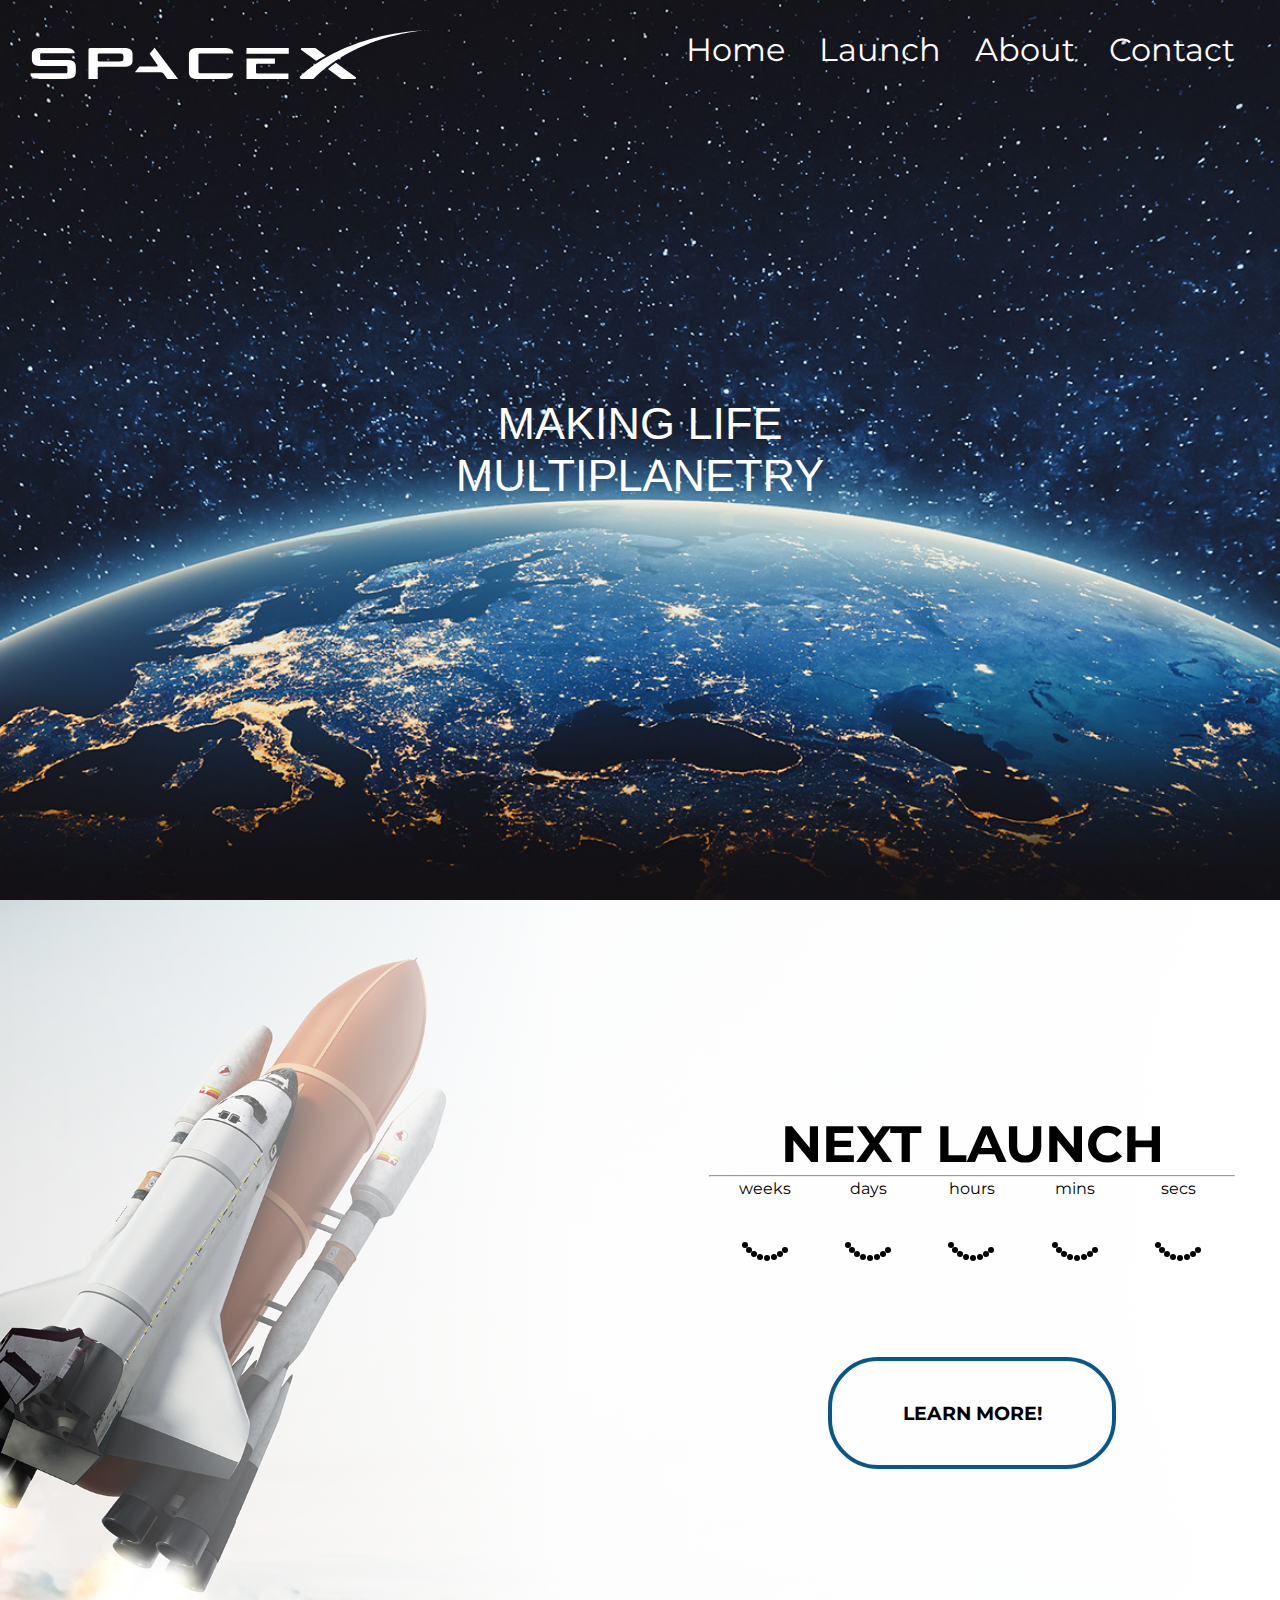
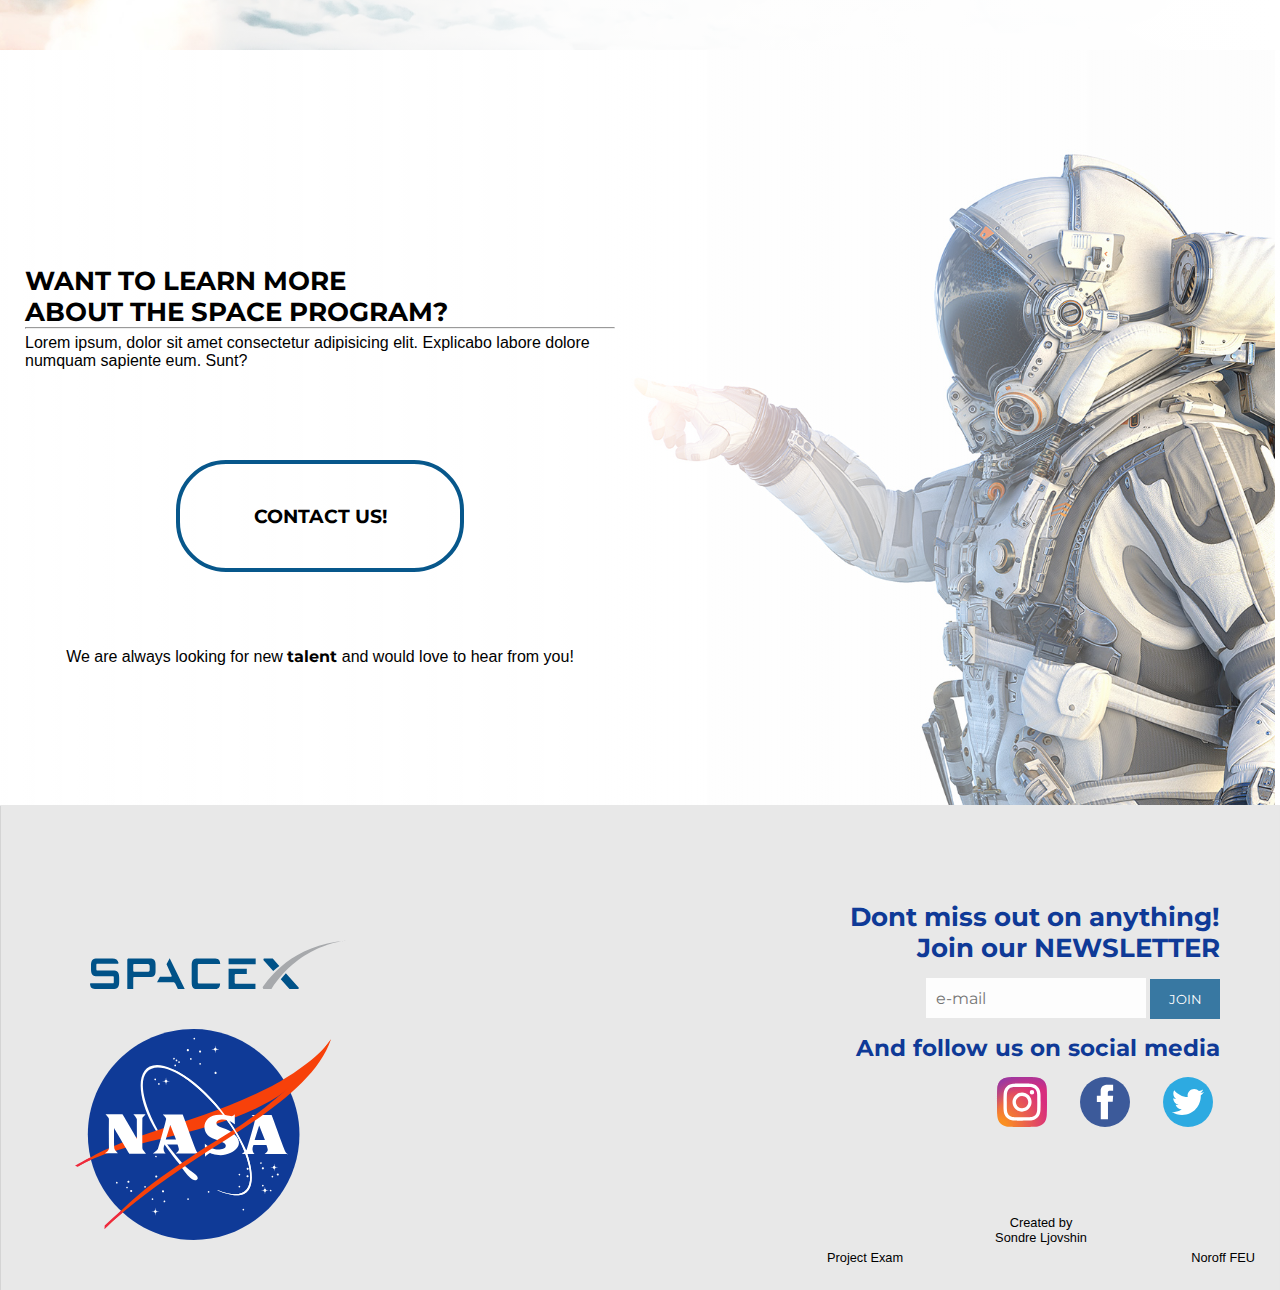
<file: index.html>
<!DOCTYPE html>
<html lang="en">
<head>
    <meta charset="UTF-8">
    <meta name="viewport" content="width=device-width, initial-scale=1.0">
    <meta http-equiv="X-UA-Compatible" content="ie=edge">
    <meta name="description" content="This is a microsite for SpaceX to rais awarness of the spaceprogram and bring in attention to the companys effort.">
    <meta name="keywords" content="SpaceX, space, space travel, rocket launch, spacex launch, elon musk, mars, nasa, falcon 9, spacex news">
    <link rel="shortcut icon" href="/favicon.ico" type="image/x-icon">
    <link rel="icon" href="/favicon.ico" type="image/x-icon">
    <link rel="stylesheet" href="CSS/home.css">
    <title>SpaceX - Home</title>
</head>
<body>
    <main>
        <section id="landing">
            <img id="landing_logo" src="IMAGES/logos/spacexWhite.svg" alt="spaceX landing logo">
            <!-- #region tablet and desktop nav menu-->

            <!-- #endregion -->
            <div id="qoute">
                <p>MAKING LIFE</p>
                <p>MULTIPLANETRY</p>
            </div>
            <!-- #region smartphone nav menu-->
            <nav id="s_landing_nav">
                <li><a href="#">Home</a></li>
                <li><a href="./HTML/launch.html">Launch</a></li>
                <li><a href="./HTML/about.html">About</a></li>
                <li><a href="./HTML/contact.html">Contact</a></li>
            </nav>
            <!-- #endregion -->
            <!-- #region smartphone after scroll nav menu-->
            <div id="mobile_menu">
                <img id="menu_logo" src="IMAGES/logos/spacex.svg" alt="spaceX logo">
                <img id="menuburger" src="IMAGES/header/oMenu.svg">
                <nav id="header_nav">
                    <li><a href="#"><u>Home</u></a></li>
                    <li><a href="./HTML/launch.html">Launch</a></li>
                    <li><a href="./HTML/about.html">About</a></li>
                    <li><a href="./HTML/contact.html">Contact</a></li>
                </nav>
            </div>
            <!-- #endregion -->
        </section>
        <section id="launch">
            <div id="launch_content">
                <div class="centered_title">
                    <h1>NEXT LAUNCH</h1>
                    <hr>
                </div>
                <div id="countdown">
                    <table>
                        <tr>
                            <td>weeks</td>
                            <td>days</td>
                            <td>hours</td>
                            <td>mins</td>
                            <td>secs</td>
                        </tr>
                        <tr class="nums">
                            <th id="weeks"><div class="lds-roller"><div></div><div></div><div></div><div></div><div></div><div></div><div></div><div></div></div></th>
                            <th id="days"><div class="lds-roller"><div></div><div></div><div></div><div></div><div></div><div></div><div></div><div></div></div></th></th>
                            <th id="hours"><div class="lds-roller"><div></div><div></div><div></div><div></div><div></div><div></div><div></div><div></div></div></th></th>
                            <th id="minutes"><div class="lds-roller"><div></div><div></div><div></div><div></div><div></div><div></div><div></div><div></div></div></th></th>
                            <th id="seconds"><div class="lds-roller"><div></div><div></div><div></div><div></div><div></div><div></div><div></div><div></div></div></th></th>
                        </tr>
                    </table>
                </div>

                <div class="CTA" onclick="location.href='./HTML/launch.html'">LEARN MORE!</div>
            </div>
            <div class="fadeToWhite">
                <div id="image_launch"></div>
            </div>
        </section>
        <section id="contact">
            <div id="contact_content">
                <div class="lefted_title">
                    <h1>WANT TO LEARN MORE</h1>
                    <h1>ABOUT THE SPACE PROGRAM?</h1>
                    <hr class="devider">
                </div>
                <p>Lorem ipsum, dolor sit amet consectetur adipisicing elit. Explicabo labore dolore numquam sapiente eum. Sunt?</p>
                <div id="contactCTA" class="CTA" onclick="location.href='./HTML/contact.html'">CONTACT US!</div>
                <p>We are always looking for new <strong>talent</strong> and would love to hear from you!</p>
            </div>
            <div class="fadeToWhite">
                <div id="image_contact"></div>
            </div>
        </section>
    </main>
    <!-- #region menu panel-->
    <section id="menu_panel">
        <nav>
            <li><a href="#"><u>Home</u></a></li>
            <li><a href="./HTML/launch.html">Launch</a></li>
            <li><a href="./HTML/about.html">About</a></li>
            <li><a href="./HTML/contact.html">Contact</a></li>
        </nav>
    </section>
    <!-- #endregion -->
    <footer>
        <div id="footer_container">
            <section id="footer_content">
                <h3>Dont miss out on anything!</h3>
                <h3>Join our NEWSLETTER</h3>
                <form id="newsletter_sub" method="post">
                    <input id="emailNewsLetter"type="email" placeholder="e-mail">
                    <input id="submitNewsLetter" type="button" value="JOIN" onclick="subscribe()">
                </form>
                <h4>And follow us on social media</h4>
                <div id="SoMe_icons">
                    <img src="/IMAGES/socialmedia/instagram.svg" alt="instagram link" onclick="window.open('https://www.instagram.com/spacex/?hl=nb', '_blank')">
                    <img src="/IMAGES/socialmedia/facebook.svg" alt="facebook link" onclick="window.open('https://www.facebook.com/SpaceX-226435907904104/', '_blank')">
                    <img src="/IMAGES/socialmedia/twitter.svg" alt="twitter link" onclick="window.open('https://twitter.com/spacex', '_blank')">
                </div>
            </section>
            <section id="s_logos">
                <img src="/IMAGES/logos/spaceXfooterLogo.svg" alt="SpaceX Logo">
                <img src="/IMAGES/logos/nasa.svg" alt="Nasa Logo">
            </section>
        </div>
        <div id="sign">
            <div id="sign_cont">
                <p id="project">Project Exam</p>
                <div id="createdBy">
                    <p>Created by</p>
                    <p>Sondre Ljovshin</p>
                </div>
                <p id="org">Noroff FEU</p>
            </div>
        </div>
    </footer>
    <script src="./JS/header.js"></script>
    <script src="./JS/menu.js"></script>
    <script src="./JS/home_countdown.js"></script>
    <script src="./JS/footer.js"></script>
</body>
</html>
</file>
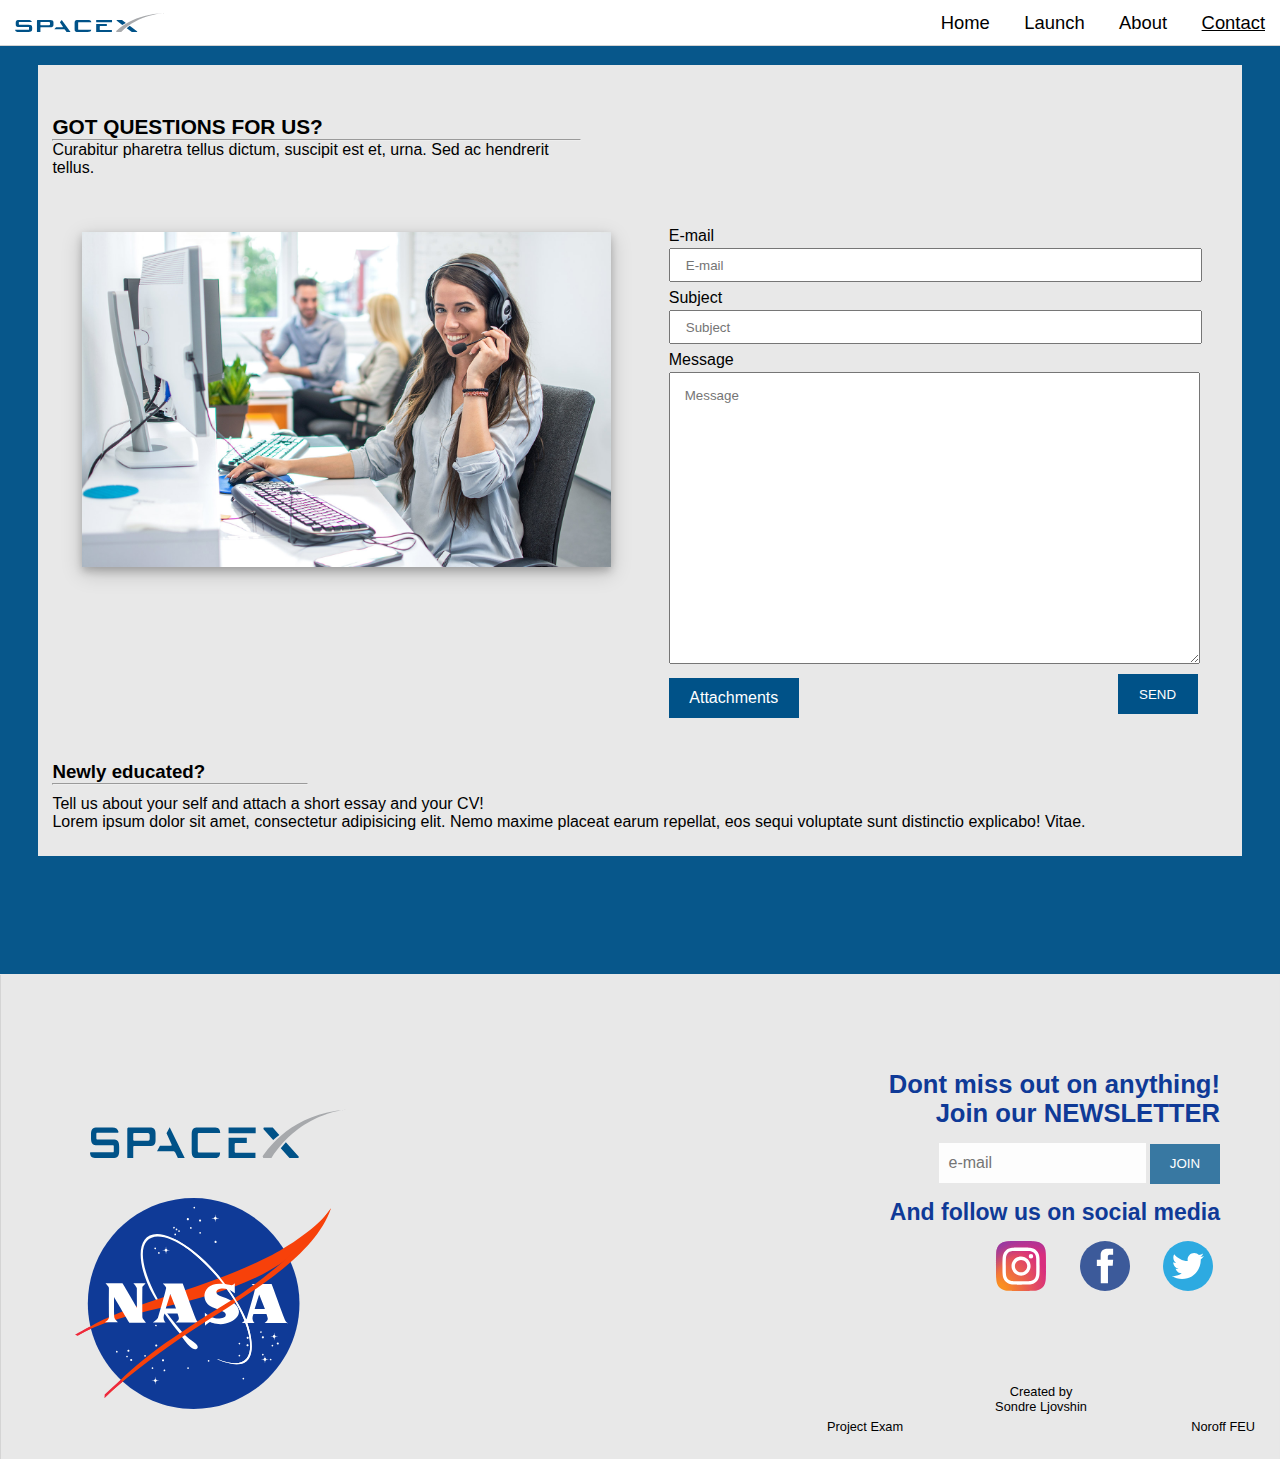
<file: HTML/contact.html>
<!DOCTYPE html>
<html lang="en">
<head>
    <meta charset="UTF-8">
    <meta name="viewport" content="width=device-width, initial-scale=1.0">
    <link rel="shortcut icon" href="../favicon.ico" type="image/x-icon">
    <link rel="icon" href="../favicon.ico" type="image/x-icon">
    <link rel="stylesheet" href="../CSS/contact.css">
    <link rel="stylesheet" href="../CSS/footer.css">
    <link rel="stylesheet" href="../CSS/sidemenu.css">
    <meta name="description" content="On this page you get in touch with SpaceX and also send some documents as attachemnts if you are applying for a job.">
    <meta name="keywords" content="SpaceX, space, space travel, rocket launch, spacex launch, elon musk, mars, nasa, falcon 9, spacex news">
    <meta http-equiv="X-UA-Compatible" content="ie=edge">
    <title>SpaceX - Contact</title>
</head>
<body>
    <header>
        <div id="mobile_menu">
            <img id="menu_logo" src="../IMAGES/logos/spacex.svg" alt="spaceX logo" onclick="location.href='../index.html'">
            <img id="menuburger" src="../IMAGES/header/oMenu.svg" alt="menu icon">
            <nav id="header_nav">
                <li><a href="../index.html">Home</a></li>
                <li><a href="launch.html">Launch</a></li>
                <li><a href="about.html">About</a></li>
                <li><a href="#"><u>Contact</u></a></li>
            </nav>
        </div>
    </header>
    <main>
        <div id="section_container">
            <section>
                <h1>GOT QUESTIONS FOR US?<hr></h1>
                <P>Curabitur pharetra tellus dictum, suscipit est et, urna. Sed ac hendrerit tellus.</P>
            </section>
            <section id="bottom">
                <img src="../IMAGES/contact/AdobeStock_216424559edit.jpg" alt="customer relations employee">
                <form id="contact" action="" method="post">
                    <label for="eMail">E-mail</label>
                    <input id="e-mail" type="email" name="eMail" placeholder="E-mail">
                    <label for="subject">Subject</label>
                    <input id="subject" type="text" name="subject" placeholder="Subject">
                    <label for="message">Message</label>
                    <textarea id="message" name="message" placeholder="Message"></textarea>
                    <div id="buttons">
                        <div>
                            <label id="attach" for="file-upload" class="custom-file-upload">
                                <input id="file-upload" type="file" multiple/>
                                Attachments
                            </label>
                            <div id="file-upload-filename"></div>
                        </div>
                        <input id="submitContact" type="submit" value="SEND">
                    </div>
                </form>
            </section>
            <section>
                <div id="hireing">
                    <h3>Newly educated?</h3>
                    <hr>
                </div>
                <p>Tell us about your self and attach a short essay and your CV!</p>
                <p>Lorem ipsum dolor sit amet, consectetur adipisicing elit. Nemo maxime placeat earum repellat, eos sequi voluptate sunt distinctio explicabo! Vitae.</p>
            </section>
        </div>
    </main>
    <!-- #region menu panel-->
    <section id="menu_panel">
        <nav>
            <li><a href="../index.html">Home</a></li>
            <li><a href="launch.html"><u>Launch</u></a></li>
            <li><a href="about.html">About</a></li>
            <li><a href="#">Contact</a></li>
        </nav>
    </section>
    <!-- #endregion -->
    <footer>
            <div id="footer_container">
                <section id="footer_content">
                    <h3>Dont miss out on anything!</h3>
                    <h3>Join our NEWSLETTER</h3>
                    <form id="newsletter_sub" method="post">
                        <input id="emailNewsLetter"type="email" placeholder="e-mail">
                        <input id="submitNewsLetter" type="button" value="JOIN" onclick="subscribe()">
                    </form>
                    <h4>And follow us on social media</h4>
                    <div id="SoMe_icons">
                        <img src="/IMAGES/socialmedia/instagram.svg" alt="instagram link" onclick="window.open('https://www.instagram.com/spacex/?hl=nb', '_blank')">
                        <img src="/IMAGES/socialmedia/facebook.svg" alt="facebook link" onclick="window.open('https://www.facebook.com/SpaceX-226435907904104/', '_blank')">
                        <img src="/IMAGES/socialmedia/twitter.svg" alt="twitter link" onclick="window.open('https://twitter.com/spacex', '_blank')">
                    </div>
                </section>
                <section id="s_logos">
                    <img src="/IMAGES/logos/spaceXfooterLogo.svg" alt="SpaceX Logo">
                    <img src="/IMAGES/logos/nasa.svg" alt="Nasa Logo">
                </section>
            </div>
            <div id="sign">
                <div id="sign_cont">
                    <p id="project">Project Exam</p>
                    <div id="createdBy">
                        <p>Created by</p>
                        <p>Sondre Ljovshin</p>
                    </div>
                    <p id="org">Noroff FEU</p>
                </div>
            </div>
        </footer>
    <script src="../JS/menu.js"></script>
    <script src="../JS/contact.js"></script>
    <script src="../JS/footer.js"></script>
</body>
</html>
</file>
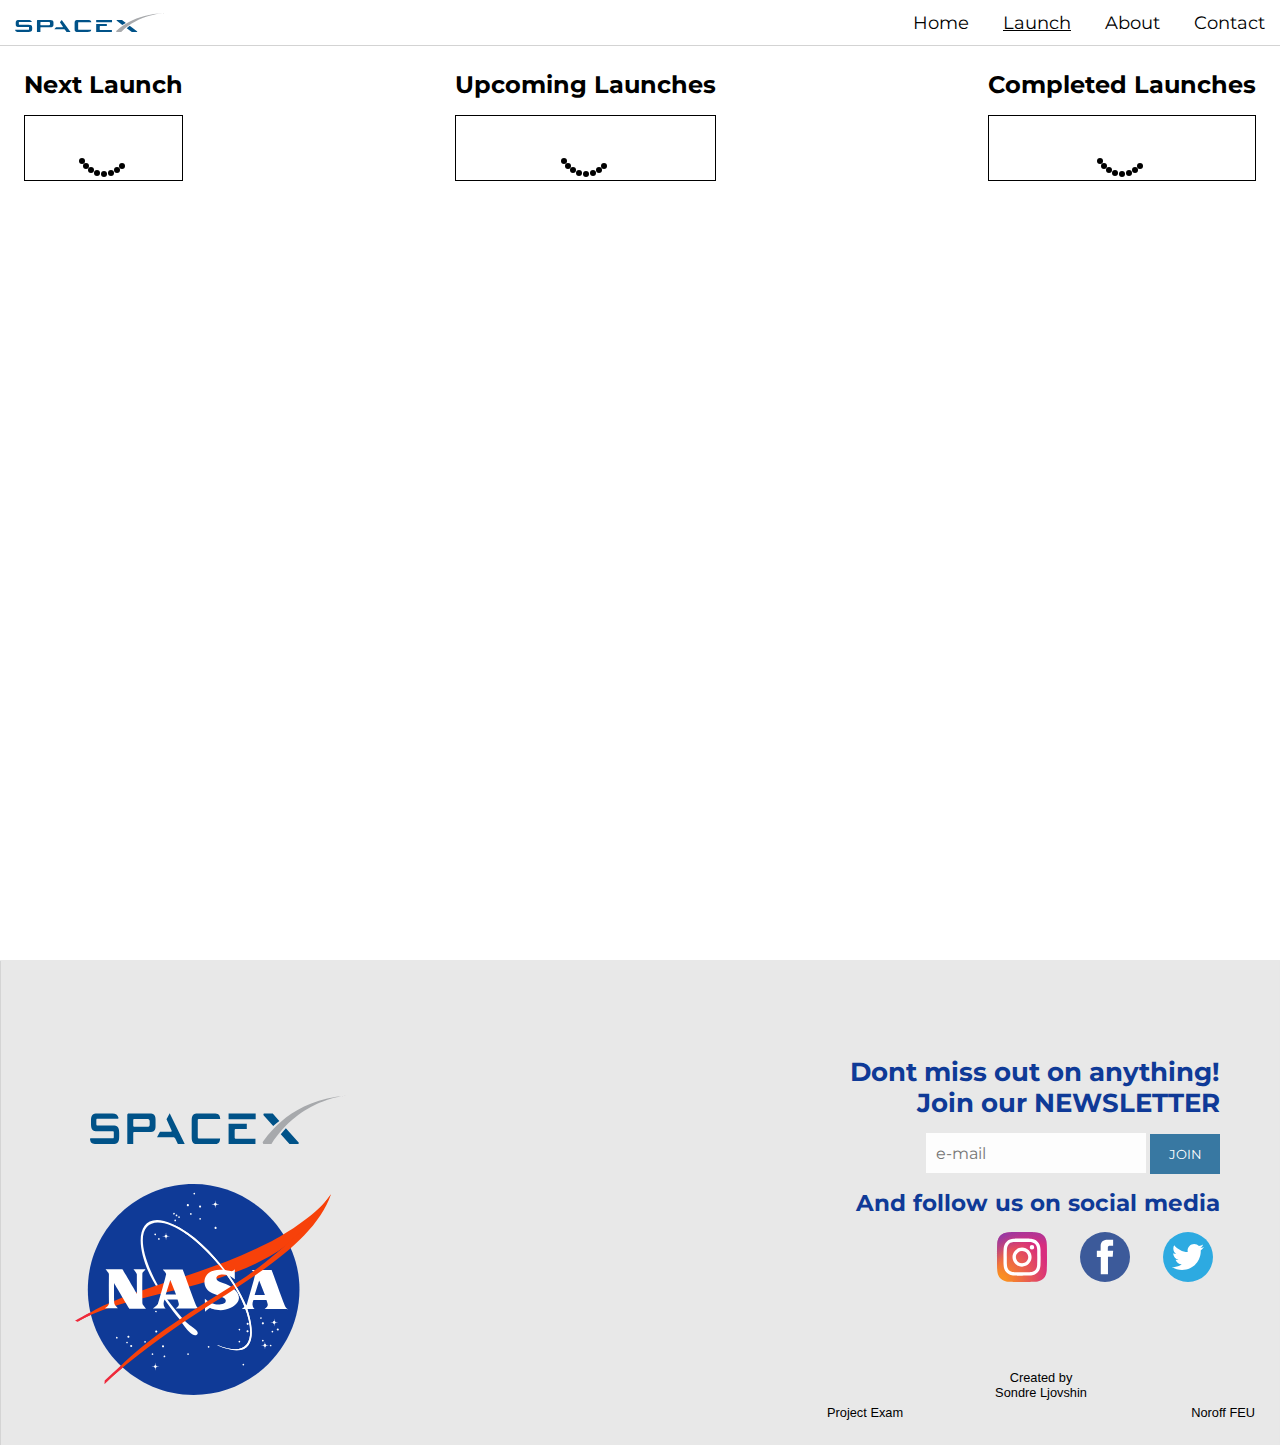
<file: HTML/launch.html>
<!DOCTYPE html>
<html lang="en">
<head>
    <meta charset="UTF-8">
    <meta name="viewport" content="width=device-width, initial-scale=1.0">
    <link rel="shortcut icon" href="../favicon.ico" type="image/x-icon">
    <link rel="icon" href="../favicon.ico" type="image/x-icon">
    <link rel="stylesheet" href="../CSS/launch.css">
    <meta name="description" content="On this page you can find a overview of all past, present and future launches. aswell as some information abot them if available">
    <meta name="keywords" content="SpaceX, space, space travel, rocket launch, spacex launch, elon musk, mars, nasa, falcon 9, spacex news">
    <meta http-equiv="X-UA-Compatible" content="ie=edge">
    <title>SpaceX - Launces</title>
</head>
<body>
    <header>
        <div id="mobile_menu">
            <img id="menu_logo" src="../IMAGES/logos/spacex.svg" alt="spaceX logo" onclick="location.href='../index.html'">
            <img id="menuburger" src="../IMAGES/header/oMenu.svg">
            <nav id="header_nav">
                <li><a href="../index.html">Home</a></li>
                <li><a href="#"><u>Launch</u></a></li>
                <li><a href="about.html">About</a></li>
                <li><a href="contact.html">Contact</a></li>
            </nav>
        </div>
    </header>
    <main>
        <section class="l_sec">
            <h2>Next Launch</h2>
            <div id="next_launch_panel" class="launch_panel">
                <div class="lds-roller"><div></div><div></div><div></div><div></div><div></div><div></div><div></div><div></div></div>
            </div>
        </section>
        <section class="l_sec">
            <h2>Upcoming Launches</h2>
            <div id="upcomming_launch_panel" class="launch_panel">
                <div class="lds-roller"><div></div><div></div><div></div><div></div><div></div><div></div><div></div><div></div></div>
            </div>
        </section>
        <section class="l_sec">
            <h2>Completed Launches</h2>
            <div id="completed_launch_panel"class="launch_panel">
                <div class="lds-roller"><div></div><div></div><div></div><div></div><div></div><div></div><div></div><div></div></div>
            </div>
        </section>
    </main>
    <!-- #region menu panel-->
    <section id="menu_panel">
        <nav>
            <li><a href="../index.html">Home</a></li>
            <li><a href="#"><u>Launch</u></a></li>
            <li><a href="about.html">About</a></li>
            <li><a href="contact.html">Contact</a></li>
        </nav>
    </section>
    <!-- #endregion -->
    <footer>
        <div id="footer_container">
            <section id="footer_content">
                <h3>Dont miss out on anything!</h3>
                <h3>Join our NEWSLETTER</h3>
                <form id="newsletter_sub" method="post">
                    <input id="emailNewsLetter"type="email" placeholder="e-mail">
                    <input id="submitNewsLetter" type="button" value="JOIN" onclick="subscribe()">
                </form>
                <h4>And follow us on social media</h4>
                <div id="SoMe_icons">
                    <img src="/IMAGES/socialmedia/instagram.svg" alt="instagram link" onclick="window.open('https://www.instagram.com/spacex/?hl=nb', '_blank')">
                    <img src="/IMAGES/socialmedia/facebook.svg" alt="facebook link" onclick="window.open('https://www.facebook.com/SpaceX-226435907904104/', '_blank')">
                    <img src="/IMAGES/socialmedia/twitter.svg" alt="twitter link" onclick="window.open('https://twitter.com/spacex', '_blank')">
                </div>
            </section>
            <section id="s_logos">
                <img src="/IMAGES/logos/spaceXfooterLogo.svg" alt="SpaceX Logo">
                <img src="/IMAGES/logos/nasa.svg" alt="Nasa Logo">
            </section>
        </div>
        <div id="sign">
            <div id="sign_cont">
                <p id="project">Project Exam</p>
                <div id="createdBy">
                    <p>Created by</p>
                    <p>Sondre Ljovshin</p>
                </div>
                <p id="org">Noroff FEU</p>
            </div>
        </div>
    </footer>
    <script src="../JS/menu.js"></script>
    <script src="../JS/launches.js"></script>
    <script src="../JS/footer.js"></script>
</body>
</html>
</file>
<file: CSS/home.css>
@import url('https://fonts.googleapis.com/css?family=Montserrat:100,400&display=swap');
@import url("footer.css");
@import url("sidemenu_home.css");

* {
    margin: 0;
    padding: 0;
    font-family: 'Montserrat', sans-serif;
}
p {
    font-family: Arial, Helvetica, sans-serif !important;
}
/* Landing region start*/
#landing {
    height: 100vh;
    width: 100%;
    position: relative;
    display: flex;
    flex-direction: column;
    align-items: center;
    justify-content: center;
    background-image: url("../IMAGES/home/landing/AdobeStock_238169477smallMedium.jpg");
    background-size: cover;
    background-position: center;
}
#landing_logo {
    position: absolute;
    top: 15px;
    left: 15px;
    width: 200px;
}


#qoute {
    text-align: center;
    color: white;
    font-weight: thin;
    font-size: 2em;
}
#s_landing_nav {
 position: absolute;
 bottom: 15px;
}
#s_landing_nav li {
    display: inline;
    padding: 0 5px;
}
#s_landing_nav > li > a {
    text-decoration: none;
    color: white;
    font-size: 1.15rem;
}


@media screen and (min-width: 768px ) {
    #landing_logo {
        position: absolute;
        top: 30px;
        left: 30px;
        width: 400px;
    }
    #s_landing_nav > li {
        padding: 0 15px;
    }
    #s_landing_nav > li > a {
        font-size: 2rem;
    }
    #qoute {
        font-size: 5vh;
    }
}
@media screen and (min-width: 1080px ) { 
    #landing {
        background-image: url("../IMAGES/home/landing/AdobeStock_238169477large.jpg");
    }
    #s_landing_nav {
        top: 30px;
        right: 30px;
       }
}

@media screen and (min-width: 2000px ) { 
    #landing {
        background-image: url("../IMAGES/home/landing/AdobeStock_238169477xlarge.jpg");
    }
}

/* Landing region end*/



/* launch region start */
#launch {
    height: 90vh;
    padding-top: 30px;
    display: flex;
    flex-direction: column;
    align-items: center;
}
.centered_title {
    width: auto;
    margin: 0 25px;
}
#launch_content {
    display: flex;
    flex-direction: column;
    height: 50%;
    width: 100%;
}
#launch_content h1 {
    text-align: center;
    font-size: 2rem;
}

#countdown {
    text-align: center;
}
#countdown table {
    margin: 0 auto;
    width: 90%;
    margin-bottom: 25px;
    table-layout: fixed;
}

tr.nums th {
    font-size: 1.8rem;
}

.dataitem {
    margin-right: 15px;
}
.dataitem h4 {
    margin-bottom: 5px;
}

.fadeToWhite {
    width: 100vw;
    height: auto;
    overflow: hidden;
}
#image_launch {
    width: 100vw;
    padding-top: 100%;
    background-image: url("../IMAGES/home/launch/AdobeStock_130479437small.jpg");
    background-size: contain;
    background-position: left;
}

.CTA {
    padding: 20px;
    text-align: center;
    border: 3px solid #07578B;
    border-radius: 50px;
    width: 200px;
    margin: auto 0;
    align-self: center;
}

@media screen and (min-width: 768px ) {
    #launch {
        height: 50vh;
        flex-direction: row-reverse;
        background-image:linear-gradient(90deg, rgba(255,255,255,0) 0%, rgba(255,255,255,0.9136029411764706) 44%, rgba(255,255,255,1) 100%), url("../IMAGES/home/launch/AdobeStock_130479437medium.jpg");
        background-size: cover;
        background-position:  /* 0px from the right */ 50%; /* 10% from the bottom */ 
        position: relative;
    }
    .fadeToWhite {
        width: 50%;
        
    }
    #image_launch {
        background-image: none !important; 
    }
    #launch_content {
        height: auto;
    }
    tr.nums th {
        padding: 0 20px;
    }
}
@media screen and (min-width: 1080px ) { 
    #launch {
        background-image:linear-gradient(90deg, rgba(255,255,255,0) 0%, rgba(255,255,255,0.9136029411764706) 44%, rgba(255,255,255,1) 100%), url("../IMAGES/home/launch/AdobeStock_130479437large.jpg");
        height: 80vh;
    }
    #launch_content {
        margin-right: 20px;
        width: 45%;
    }
    #launch_content h1 {
        font-size: 4vw;
    }
    tr.nums th {
        font-size: 5vw;
    }
    .CTA {
        cursor: pointer;
        margin-top: 50px;
        padding: 40px; 
        font-size: 1.2em;
        font-weight: bolder;
        border: 4px solid #07578B;
    }
}
   
/* launch region end */

/* Contact region start */
#contact {
    height: 90vh;
    padding-top: 35px;
    display: flex;
    flex-direction: column;
    align-items: center;
}
#contact_content {
    display: flex;
    flex-direction: column;
    height: 50%;
    width: 100%;
}
.lefted_title {
    width: auto;
    margin: 0 25px;
    margin-bottom: 5px;
}
.lefted_title h1 {
    font-size: 1.2rem;
}
#contact_content p {
    width: auto;
    margin: 0 25px;
    margin-bottom: 50px;
}
#contact_content p:last-child {
    margin-top: 75px;
    text-align: center;
}
#image_contact {
    width: 100vw;
    padding-top: 100%;
    background-image: url("../IMAGES/home/contact/AdobeStock_232453667small.jpg");
    background-size: cover;
    background-position: right;
}



@media screen and (min-width: 768px ) {
 #contact {
    height: 50vh;
    flex-direction: row;
    background-image:linear-gradient(90deg, rgba(255,255,255,1) 0%, rgba(255,255,255,0.9136029411764706) 46%, rgba(255,255,255,0) 100%), url("../IMAGES/home/contact/AdobeStock_232453667medium.jpg");
    background-position: right 5px top;
    position: relative;
 }

 #contact_content p {
     margin-bottom: 40px;
 }
 #image_contact {
    background-image: none;
}
}


@media screen and (min-width: 1080px ) {
 #contact {
    height: 80vh;
    background-image:linear-gradient(90deg, rgba(255,255,255,1) 0%, rgba(255,255,255,0.9136029411764706) 46%, rgba(255,255,255,0) 100%), url("../IMAGES/home/contact/AdobeStock_232453667large.jpg");
    background-size: cover;
 }
 #contact_content {
    width: 50%;
 }
 #image_contact {
     width: 50%;
     background-image: none !important;
 }
 .lefted_title h1 {
    font-size: 2vw;
}
}
/* Contact region end */


/* LOADER CSS provided by https://loading.io/css/ */
.lds-roller {
    display: inline-block;
    position: relative;
    justify-self: center;
    align-self: center;
    width: 64px;
    height: 64px;
  }
  .lds-roller div {
    animation: lds-roller 1.2s cubic-bezier(0.5, 0, 0.5, 1) infinite;
    transform-origin: 32px 32px;
  }
  .lds-roller div:after {
    content: " ";
    display: block;
    position: absolute;
    width: 6px;
    height: 6px;
    border-radius: 50%;
    background: #000;
    margin: -3px 0 0 -3px;
  }
  .lds-roller div:nth-child(1) {
    animation-delay: -0.036s;
  }
  .lds-roller div:nth-child(1):after {
    top: 50px;
    left: 50px;
  }
  .lds-roller div:nth-child(2) {
    animation-delay: -0.072s;
  }
  .lds-roller div:nth-child(2):after {
    top: 54px;
    left: 45px;
  }
  .lds-roller div:nth-child(3) {
    animation-delay: -0.108s;
  }
  .lds-roller div:nth-child(3):after {
    top: 57px;
    left: 39px;
  }
  .lds-roller div:nth-child(4) {
    animation-delay: -0.144s;
  }
  .lds-roller div:nth-child(4):after {
    top: 58px;
    left: 32px;
  }
  .lds-roller div:nth-child(5) {
    animation-delay: -0.18s;
  }
  .lds-roller div:nth-child(5):after {
    top: 57px;
    left: 25px;
  }
  .lds-roller div:nth-child(6) {
    animation-delay: -0.216s;
  }
  .lds-roller div:nth-child(6):after {
    top: 54px;
    left: 19px;
  }
  .lds-roller div:nth-child(7) {
    animation-delay: -0.252s;
  }
  .lds-roller div:nth-child(7):after {
    top: 50px;
    left: 14px;
  }
  .lds-roller div:nth-child(8) {
    animation-delay: -0.288s;
  }
  .lds-roller div:nth-child(8):after {
    top: 45px;
    left: 10px;
  }
  @keyframes lds-roller {
    0% {
      transform: rotate(0deg);
    }
    100% {
      transform: rotate(360deg);
    }
  }
</file>
<file: CSS/contact.css>
* {
    margin: 0;
    padding: 0;
    font-family: 'Montserrat', sans-serif;
}
p {
    font-family: Arial, Helvetica, sans-serif !important;
}
main {
    background-color: #07578B;
    padding: 65px 3vw 1vh 3vw;
    min-height: 100vh;
}
#section_container {
    padding: 25px 14px;
    height: auto;
    background-color: #E8E8E8;
    margin-bottom: 10px;
}
h1 {
    font-size: 1.3em;
}

#contact {
    margin-top: 25px;
    display: flex;
    flex-direction: column;
}

#sentMessage {
    align-self: center;
    text-align: center;
}

#contact input, textarea {
    margin: 3px 0 7px 0;
}

#contact input {
    width: 100%;
    height: 30px;
    text-indent: 15px;
}

#contact textarea {
    min-height: 300px;
    width: calc(100% - 30px);
    padding: 15px;
}
#buttons {
    display: flex;
    justify-content: space-between;
}

#attach {
    display: block;
    text-align: center;
    line-height: 40px;
    width: 130px;
    height: 40px;
    margin-top: 6.5px;
    background-color: #005288;
    color: white;
    cursor: pointer;
}

#contact input[type="submit"] {
    width: 80px;
    height: 40px;
    border: none;
    background-color: #005288;
    color: white;
    cursor: pointer;
    text-indent: 0px;
}
#contact input[type="file"] {
    display: none;
}
#bottom img {
    display: none;
}
#hireing {
    width: auto;
    margin-top: 40px;
    margin-bottom: 10px;
}

@media screen and (min-width: 1016px) { 
    #section_container {
        height: 90%;
    }
    #section_container > section:first-child {
        margin-top: 25px;
        width: 45%;
    }
    #contact {
        margin-top: 0;
        width: 400px;
    }
    #bottom {
        width: auto !important;
        display: grid;
        grid-template-columns: 1fr 1fr;
        margin-top: 50px;
    }

    #bottom img {
        display: block;
        margin-top: 5px;
        max-width: 90%;
        width: auto;
        margin-right: auto;
        margin-left: 30px;
        box-shadow: 0 4px 8px 0 rgba(0, 0, 0, 0.2), 0 6px 20px 0 rgba(0, 0, 0, 0.19);
    }
    #bottom form {
        width: 90%;
        margin-left: auto;
        margin-right: 30px;
    }
    #contact textarea {
        min-height: 260px;
        height: auto;
    }
    #hireing {
        width: 20vw;
    }
}
</file>
<file: CSS/footer.css>
footer {
    height: auto;
    padding: 46px 10px 0 10px;
    background-color: #E8E8E8;
    background-image: url('/IMAGES/backgrounds/background.svg');
    background-size: cover;
    position: relative;
}
#footer_content {
    text-align: right;
    color: #888888;
}
#footer_content h3 {
    font-size: 1.2rem;
}

#footer_content h4 {
    font-size: 1rem;
    margin-bottom: 15px;
}
#newsletter_sub {
    width: auto;
    margin: 15px 0;
}
#newsletter_sub input[type="email"] {
    width: auto;
    height: 40px;
    border: none;
    background-color: rgba(255, 255, 255, 0.9);
    text-indent: 10px;
    font-size: 1rem;
}
#newsletter_sub input[type="button"] {
    width: 70px;
    height: 40px;
    padding: 0;
    border: none;
    background-color: #3878A2;
    color: white;
    cursor: pointer;
}
#SoMe_icons {
    margin-bottom: 20px;
}
#SoMe_icons > img {
    height: 50px;
    cursor: pointer;
    margin-left: 15px;
}
#s_logos {
    display: flex;
    flex-direction: column;
    align-items: center;
}
#s_logos img:first-child {
    min-width: 100px;
    width: 50vw;
    padding-left: 30px;
}
#s_logos img:last-child {
    min-width: 100px;
    width: 50vw;
    margin: 0 auto;
    margin-bottom: 200px;
}
footer p {
    color: white;
    font-size: .8rem;
    text-align: center;
}
#project {
position: absolute;
bottom: 10px;
left: 10px;
}
#createdBy {
    position: absolute;
    bottom: 10px;
    left: 0;
    right: 0;
    margin: 0 auto;
}
#org {
    position: absolute;
    bottom: 10px;
    right: 10px;
}


@media screen and (min-width: 605px) { 
    footer {
        height: auto;
        background-color: #E8E8E8;
    }
    #footer_container {
        padding: 50px;
        display: flex;
        height: calc(100% -100px);
        flex-direction: row-reverse;
        justify-content: space-between;
    }
    #footer_content {
        width: auto;
        color: #0F3A97;
    }
    #s_logos {
        width: auto;
    }
    #s_logos img:first-child {
        width: 35vw;
        padding-left: 30px;
    }
    #s_logos img:last-child {
        width: 30vw;
        margin: 0 auto;
    }
    #footer_content h3 {
        font-size: 2vw;
    }
    #footer_content h4 {
        font-size: 1.8vw;
    }
    #SoMe_icons > img {
        width: 5vw;
        margin-bottom: 50px;

    }
    #newsletter_sub input[type="text"] {
        height: 40px;
        width: 30vw;
        text-indent: 10px;
        font-size: 1rem;
    }
    #newsletter_sub input[type="submit"] {
        width: 10vw;
        height: 40px;
        font-size: 1.2rem;
    }
    #sign_cont {
        position: relative;
    }
    #sign_cont p {
        color: black;
    }
    #sign {
        width: 35%;
        position: absolute;
        bottom: 15px;
        right: 15px;
    }
    #createdBy {
        bottom: 30px;
    }

}

@media screen and (min-width: 1080px) { 
    #s_logos img:first-child {
        width: 20vw;
        padding-left: 30px;
    }
    #s_logos img:last-child {
        width: 20vw;
        margin: 0 auto;
    }

}
</file>
<file: CSS/sidemenu.css>
#mobile_menu {
    position: fixed;
    top: 0;
    display: flex;
    align-items: center;
    justify-content: space-between;
    width: 100%;
    height: 45px;
    background-color: white;
    z-index: 100;
    border-bottom: 1px solid lightgrey;
}

#menu_logo {
    width: 150px;
    margin-left: 15px;
} 
#menuburger {
    width: 30px;
    height: 30px;
    margin: auto 15px;
}

#menu_panel {
    height: 100%;
    width: 0;
    position: fixed;
    z-index: 1;
    top: 0;
    right: 0;
    background-color: #07578B;
    overflow-x: hidden;
    transition: 0.5s;
    padding-top: 60px;
  }

  #menu_panel nav li {
    padding: 8px 8px 8px 32px;
    display: block;
    transition: 0.3s;
  }
  #menu_panel nav li a {
    text-decoration: none;
    font-size: 25px;
    color: #fff;
  }
  #header_nav {
    display: none;
  }
  @media screen and (min-width: 1000px ) { 
    #menuburger {
      display: none;
    }
    #header_nav {
      display: block;
    }
    #header_nav > li {
      display: inline;
      padding: 0 15px;
      transition: ease-in .5s;
    }
    #header_nav > li > a {
      text-decoration: none;
      color: black;
      font-size: 1.15rem;
      align-self: center;
    
    }
  }
</file>
<file: CSS/launch.css>
@import url('https://fonts.googleapis.com/css?family=Montserrat:100,400&display=swap');
@import url("footer.css");
@import url("sidemenu.css");

* {
    margin: 0;
    padding: 0;
    font-family: 'Montserrat', sans-serif;
}
p {
  font-family: Arial, Helvetica, sans-serif !important;
}
main {
    padding: 45px 14px 0px 14px;   
}

#panelheader {
    padding: 10px 15px 0 15px;
    font-size: 1.2em;
}
.launch_panel {
    border: solid black 1px;
    display: flex;
    flex-direction: column;
    margin: 1em auto;
    max-width: 100%;
    padding: 0;
    max-height: 80vh;
    overflow-y: scroll;
    position: relative;
  }
  
  .toggle {
    display: none;
  }
  
  .panelItems {
    position: relative;
    margin-bottom: 1em;
  }
  
  .title,
  .panelContent {
    backface-visibility: hidden;
    transform: translateZ(0);
    transition: all 0.2s;
  }
  
  .title {
    background: #005288;
    display: block;
    color: white;
    padding: 15px;

  }
  .title:after, .title:before {
    content: '';
    position: absolute;
    right: calc(.25em + 15px);
    top: calc(.25em + 15px);
    width: 2px;
    height: 0.75em;
    background-color: white;
    transition: all 0.2s;
  }
  .title:after {
    transform: rotate(90deg);
  }
  
  .panelContent {
    max-height: 0;
    overflow: hidden;
    background-color: #fff;
  }

  
  .toggle:checked .title,
   .title .panelContent {
    box-shadow: 3px 3px 6px #ddd, -3px 3px 6px #ddd;
  }
  
  
  
  .toggle:checked + .title + .panelContent {
    max-height: 100%;
  }
  .toggle:checked + .title:before {
    transform: rotate(90deg) !important;
  }

.launchdata {
    padding: 10px 15px;
}

#countdown {
    padding-top:50px;
    text-align: center;
}
#countdown table {
    margin: 0 auto;
    width: 90%;
    margin-bottom: 25px;
    table-layout: fixed;
}
tr.nums th {
    font-size: 1.8rem;
}

@media screen and (min-width: 876px ) {
  main {
    padding-top: 60px;
    display: flex;
    justify-content: space-between;
    height: 100vh;
  }
  .l_sec {
    max-width: 30%;
    height: 80%;
    margin: 10px;
  }
  .l_sec p {
  font-size: 1.2em;
  }
 }



 /* LOADER CSS provided by https://loading.io/css/ */
.lds-roller {
  display: inline-block;
  position: relative;
  justify-self: center;
  align-self: center;
  width: 64px;
  height: 64px;
}
.lds-roller div {
  animation: lds-roller 1.2s cubic-bezier(0.5, 0, 0.5, 1) infinite;
  transform-origin: 32px 32px;
}
.lds-roller div:after {
  content: " ";
  display: block;
  position: absolute;
  width: 6px;
  height: 6px;
  border-radius: 50%;
  background: #000;
  margin: -3px 0 0 -3px;
}
.lds-roller div:nth-child(1) {
  animation-delay: -0.036s;
}
.lds-roller div:nth-child(1):after {
  top: 50px;
  left: 50px;
}
.lds-roller div:nth-child(2) {
  animation-delay: -0.072s;
}
.lds-roller div:nth-child(2):after {
  top: 54px;
  left: 45px;
}
.lds-roller div:nth-child(3) {
  animation-delay: -0.108s;
}
.lds-roller div:nth-child(3):after {
  top: 57px;
  left: 39px;
}
.lds-roller div:nth-child(4) {
  animation-delay: -0.144s;
}
.lds-roller div:nth-child(4):after {
  top: 58px;
  left: 32px;
}
.lds-roller div:nth-child(5) {
  animation-delay: -0.18s;
}
.lds-roller div:nth-child(5):after {
  top: 57px;
  left: 25px;
}
.lds-roller div:nth-child(6) {
  animation-delay: -0.216s;
}
.lds-roller div:nth-child(6):after {
  top: 54px;
  left: 19px;
}
.lds-roller div:nth-child(7) {
  animation-delay: -0.252s;
}
.lds-roller div:nth-child(7):after {
  top: 50px;
  left: 14px;
}
.lds-roller div:nth-child(8) {
  animation-delay: -0.288s;
}
.lds-roller div:nth-child(8):after {
  top: 45px;
  left: 10px;
}
@keyframes lds-roller {
  0% {
    transform: rotate(0deg);
  }
  100% {
    transform: rotate(360deg);
  }
}
</file>
